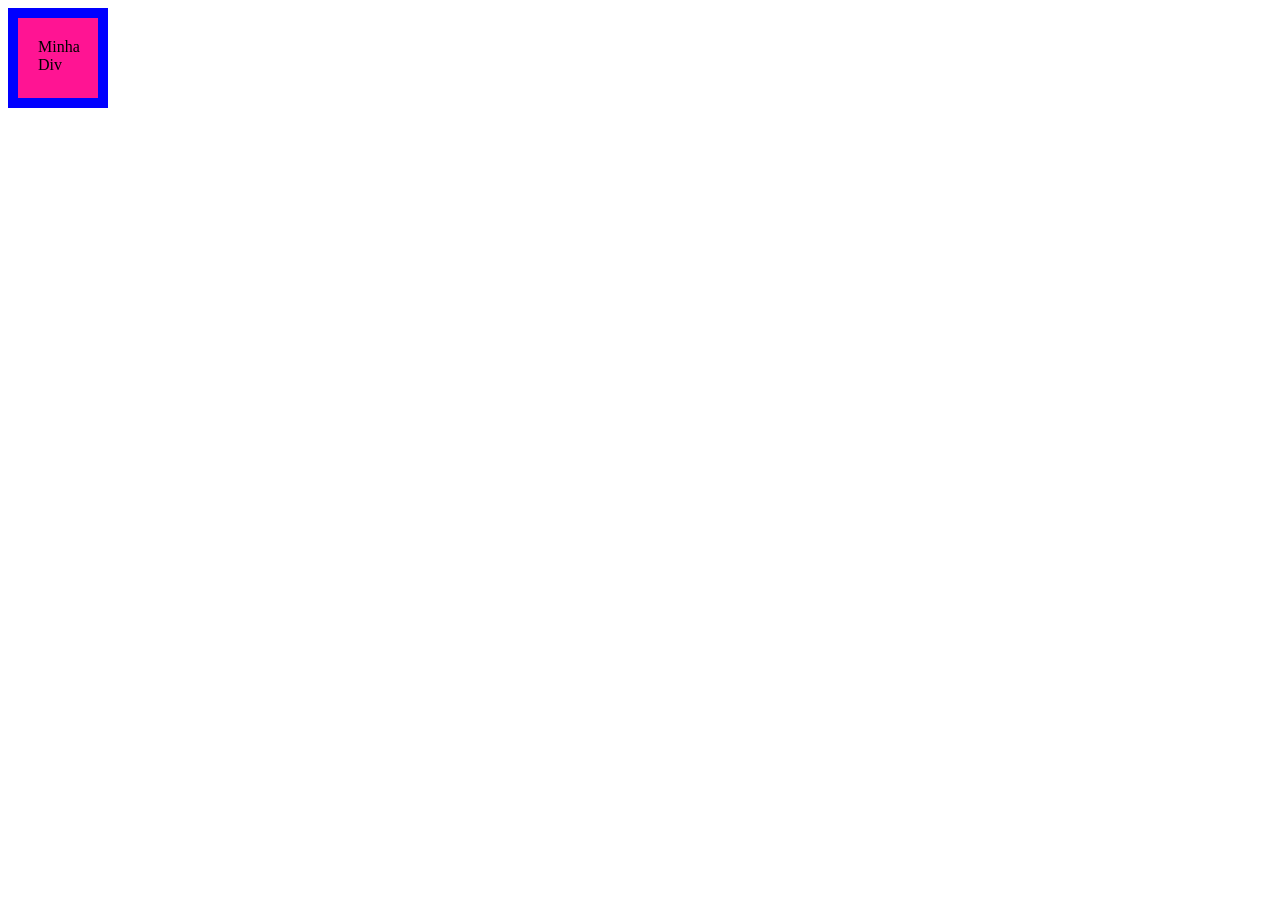
<file: PROJETOS_DEV/BOX-SIZING/index.html>
<!DOCTYPE html>
<html lang="pt-br">
<head>
    <meta charset="UTF-8">
    <meta name="viewport" content="width=device-width, initial-scale=1.0">
    <link  href="./styles.css" rel="stylesheet">
    <title>CSS</title>
</head>
<body>
    <div class="box">
        Minha Div
    </div>
</body>
</html>
</file>
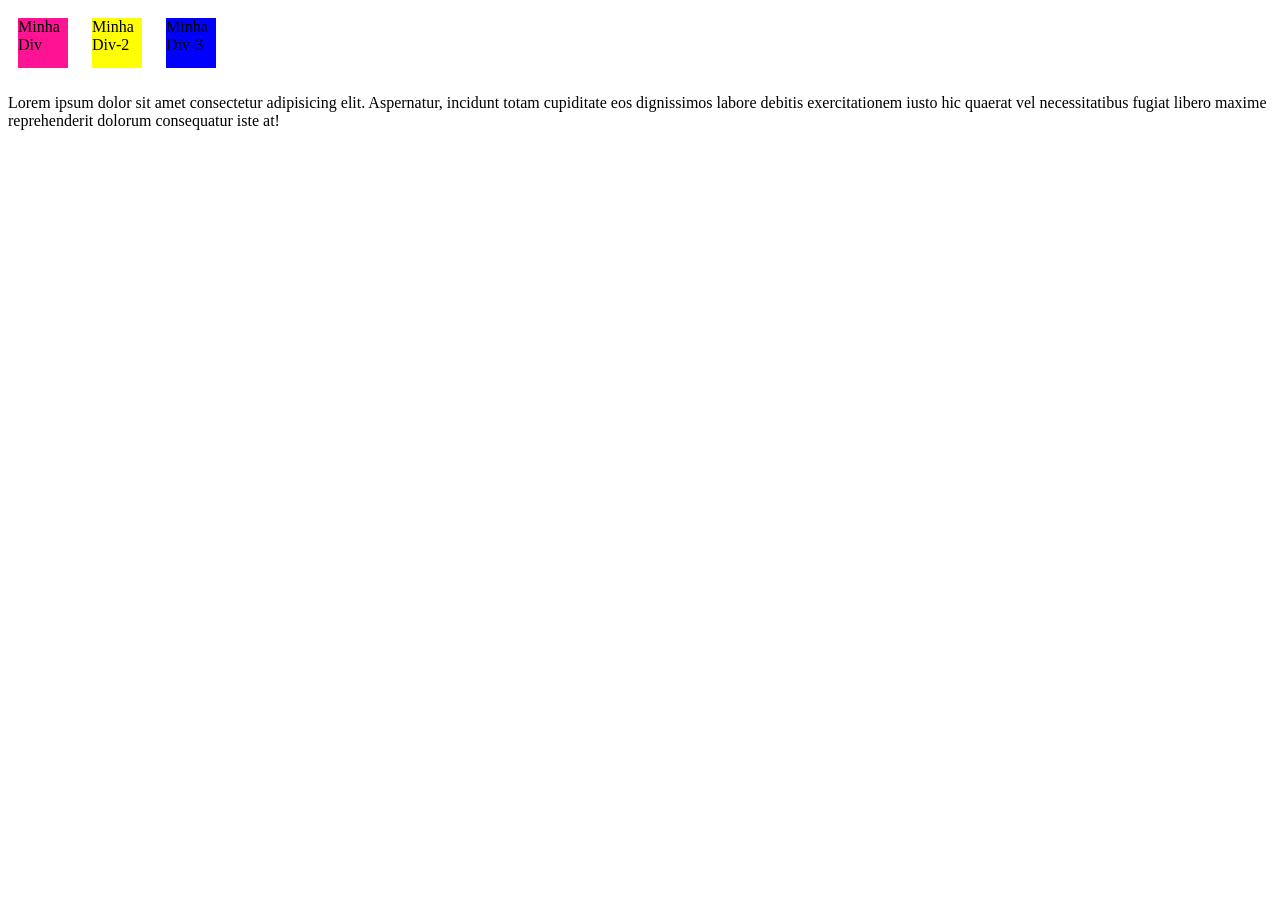
<file: PROJETOS_DEV/DISPLAY/index.html>
<!DOCTYPE html>
<html lang="pt-br">

<head>
    <meta charset="UTF-8">
    <meta name="viewport" content="width=device-width, initial-scale=1.0">
    <link href="./styles.css" rel="stylesheet">
    <title>CSS</title>
</head>

<body>

    <div class="box">
        Minha Div
    </div>

    <div class="box box-2">
        Minha Div-2
    </div>

    <div class="box box-3">
        Minha Div-3
    </div>

    <p>Lorem ipsum dolor sit amet consectetur adipisicing elit. Aspernatur, incidunt totam cupiditate eos dignissimos
        labore debitis exercitationem iusto hic quaerat vel necessitatibus fugiat libero maxime reprehenderit dolorum
        consequatur iste at!
    </p>
</body>

</html>
</file>
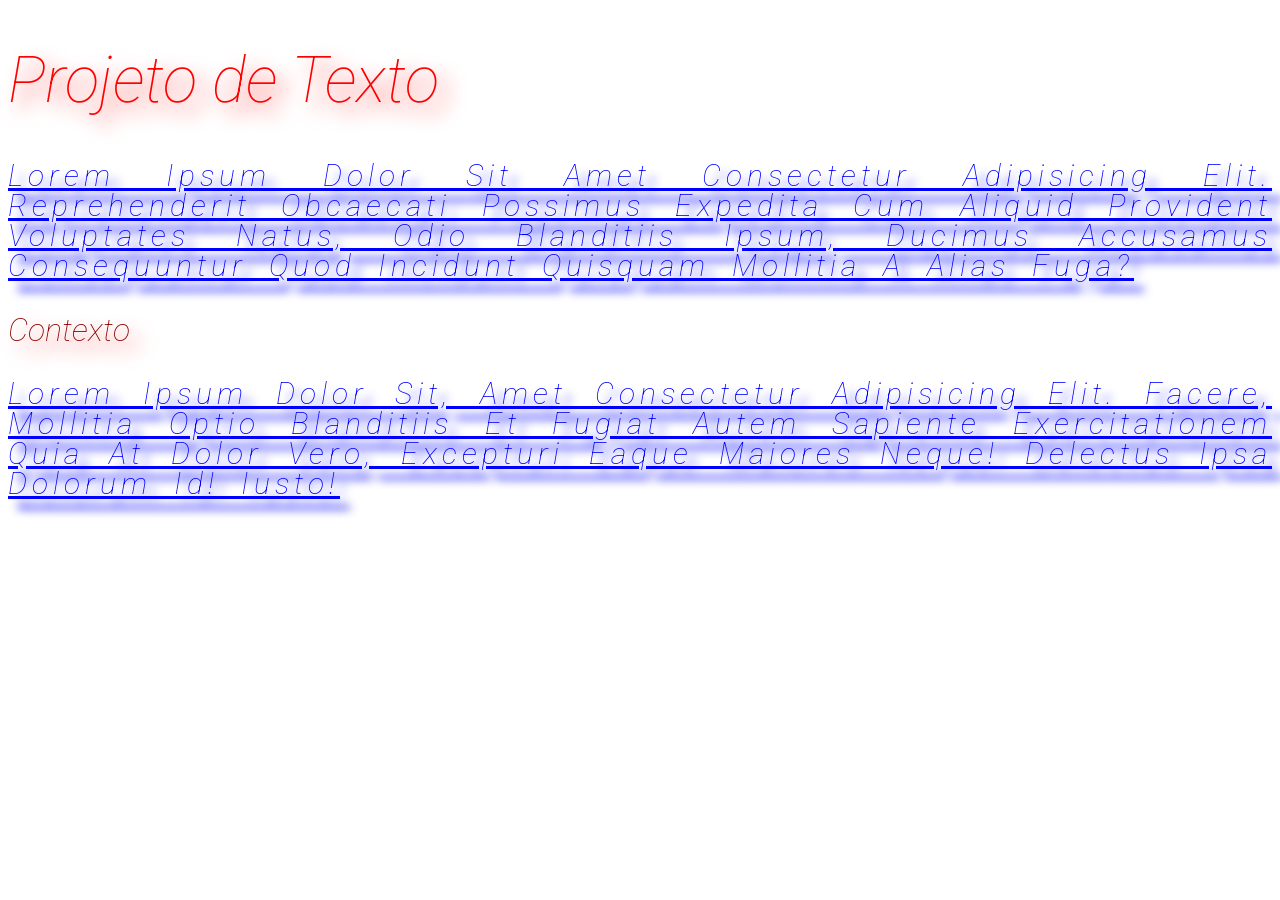
<file: PROJETOS_DEV/PADDING E MARGIN/index.html>
<!DOCTYPE html>
<html lang="pt-br">

<head>
    <meta charset="UTF-8">
    <meta name="viewport" content="width=device-width, initial-scale=1.0" rel="stylesheet">
    <link href="./styles.css" rel="stylesheet">
    <title>Projeto Texto</title>
</head>

<body>
    <h1>Projeto de Texto</h1>
    <p>Lorem ipsum dolor sit amet consectetur adipisicing elit. Reprehenderit obcaecati possimus expedita cum aliquid
        provident voluptates natus, odio blanditiis ipsum, ducimus accusamus consequuntur quod incidunt quisquam
        mollitia a alias fuga?</p>
    <h2>Contexto</h2>
    <p>Lorem ipsum dolor sit, amet consectetur adipisicing elit. Facere, mollitia optio blanditiis et fugiat autem
        sapiente exercitationem quia at dolor vero, excepturi eaque maiores neque! Delectus ipsa dolorum id! Iusto!</p>
</body>

</html>
</file>
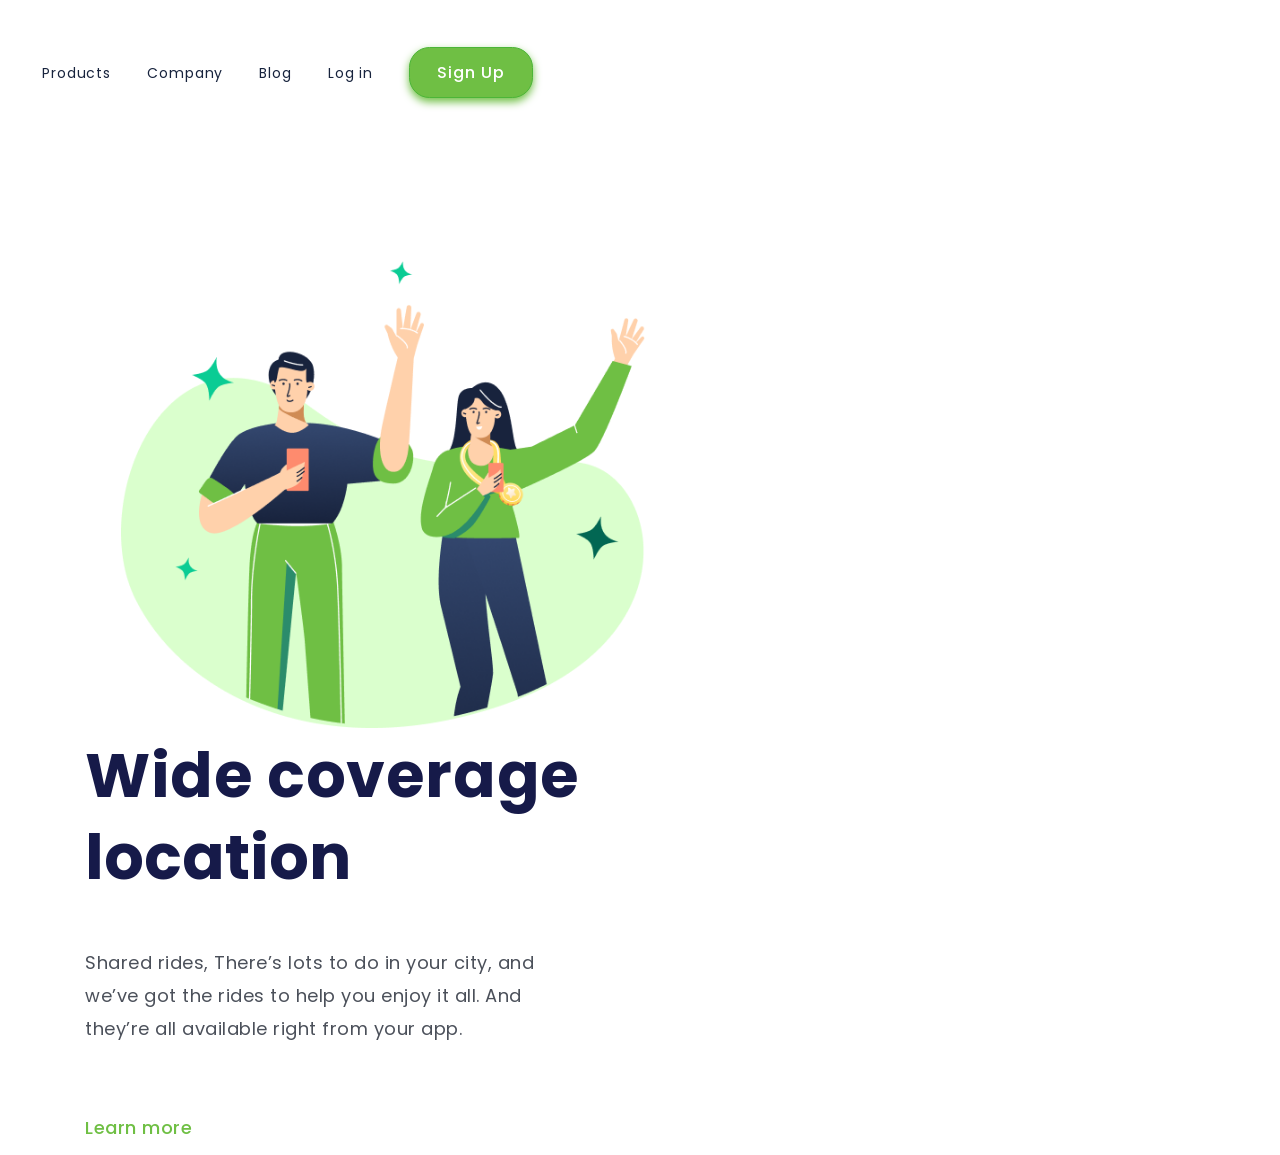
<file: PROJETOS_DEV/PAGINA-DESAFIO_HTML_CSS/index.html>
<!DOCTYPE html>
<html lang="pt-br">

<head>
    <meta charset="UTF-8">
    <meta name="viewport" content="width=device-width, initial-scale=1.0">
    <link href="./styles.css" rel="stylesheet">
    <title>Desafio- 01 - CSS</title>
</head>

<body>

    <header>
        <a  class="link-header">Products</a>
        <a  class="link-header">Company</a>
        <a  class="link-header">Blog</a>
        <a  class="link-header">Log in</a>
        <button class="button-header">Sign Up</button>

    </header>

    <main>
        <img src="./img/img_location.png" alt="img_location" class="imagem-1">

        <section>

            <h1>
                Wide coverage
                </h1>

                <h2>
                    location
                </h2>
            <p>
                Shared rides, There’s lots to do in your city, and we’ve got the rides to help you enjoy it all. And
                they’re all available right from your app.
            </p>

            <a class="link-section">Learn more</a>
            
        </section>
    </main>

</body>

</html>
</file>
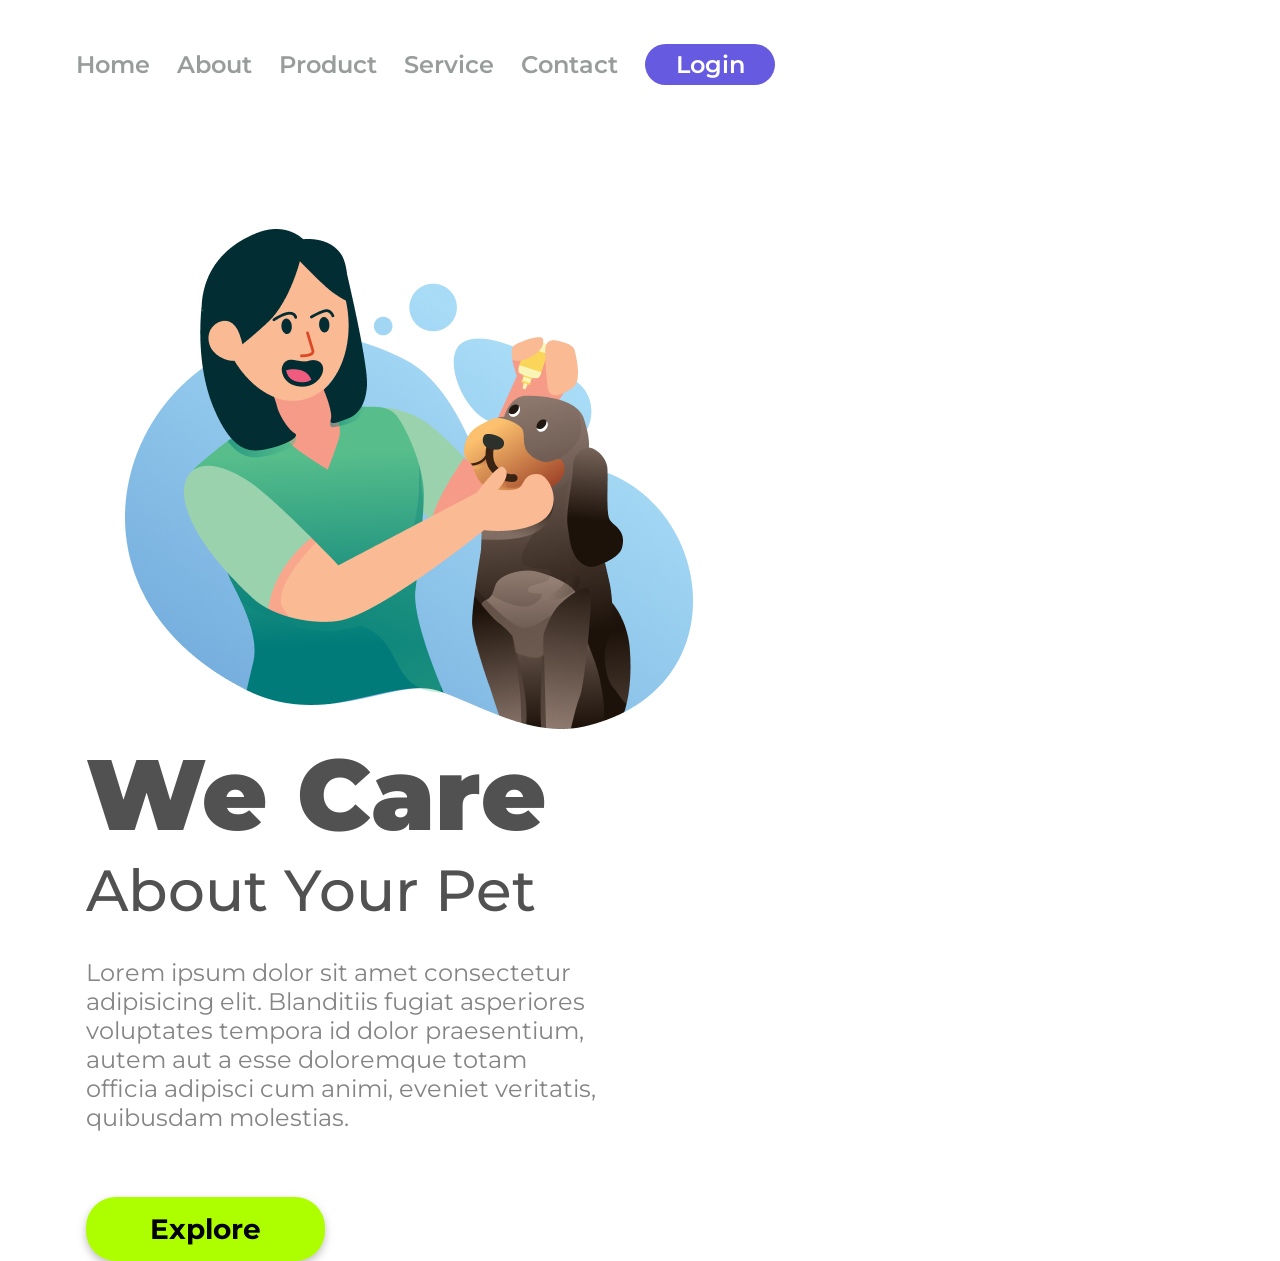
<file: PROJETOS_DEV/PROJETO CSS PT1/index.html>
<!DOCTYPE html>
<html lang="pt-br">

<head>
    <meta charset="UTF-8">
    <meta name="viewport" content="width=device-width, initial-scale=1.0">
    <link rel="stylesheet" href="./styles.css">
    <title>We Care</title>
</head>

<body>

    <header>
        <a class="link-header">Home</a>
        <a class="link-header">About</a>
        <a class="link-header">Product</a>
        <a class="link-header">Service</a>
        <a class="link-header">Contact</a>
        <button class="button-header">Login</button>
    </header>

    <main>
        <img src="./img/We-care_project.png" alt="We-care_project" class="logo-image">

        <section>
        <h1>We Care</h1>
        <h2>About Your Pet</h2>
        <p>Lorem ipsum dolor sit amet consectetur adipisicing elit. Blanditiis fugiat asperiores voluptates tempora id
            dolor
            praesentium, autem aut a esse doloremque totam officia adipisci cum animi, eveniet veritatis, quibusdam
            molestias.</p>
        <button class="button-main">Explore</button>
        </section>
    </main>
    
</body>

</html>
</file>
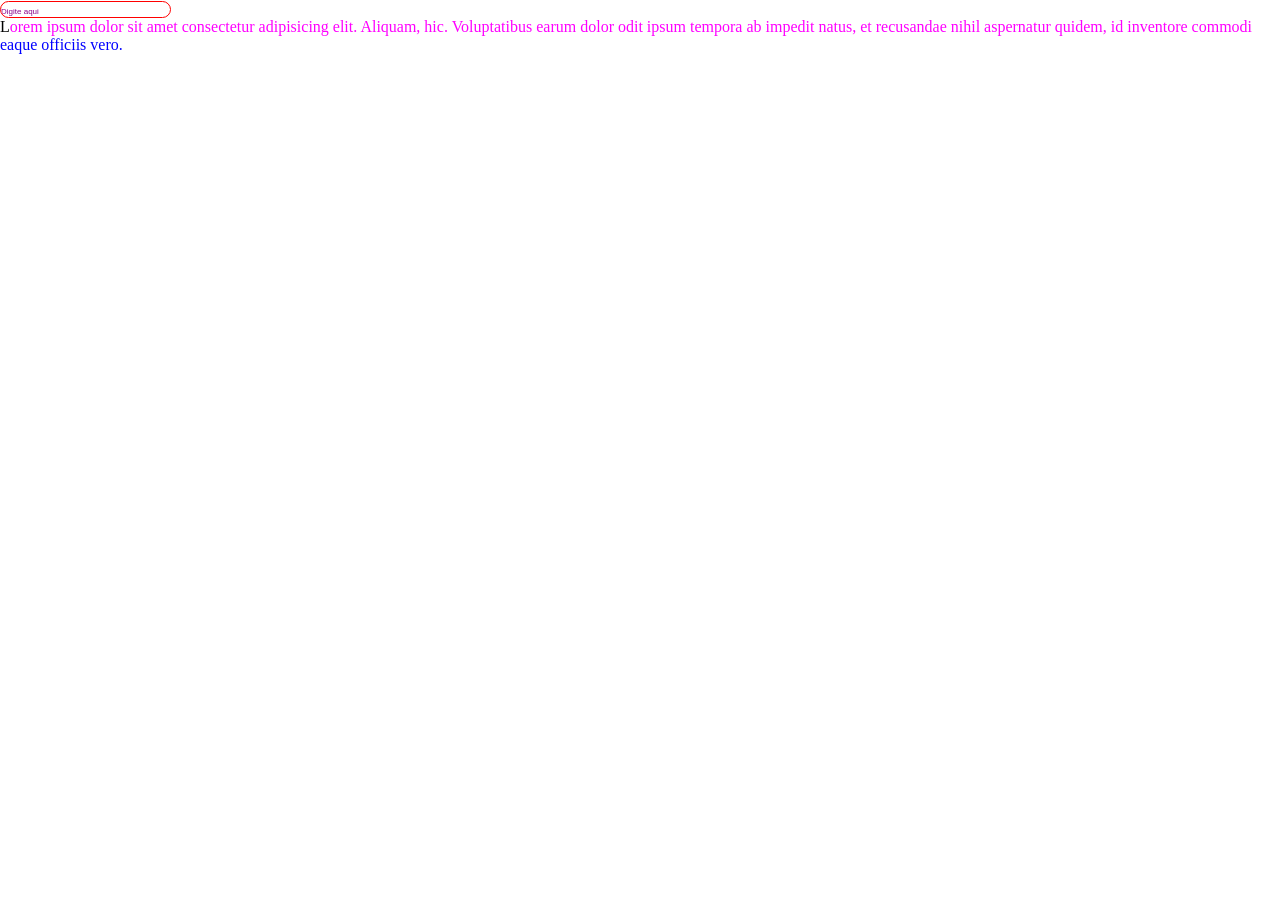
<file: PROJETOS_DEV/PROJETO CSS PT2/PSEUDO ELEMENTOS/index.html>
<!DOCTYPE html>

<html lang="pt-br">

<head>

    <meta charset="UTF-8">
    <meta name="viewport" content="width=device-width, initial-scale=1.0">
    <link rel="stylesheet" href="./styles.css">
    <title>CSS</title>

</head>

<body>

    <input placeholder="Digite aqui">

    <p>Lorem ipsum dolor sit amet consectetur adipisicing elit. Aliquam, hic. Voluptatibus earum dolor odit ipsum tempora ab impedit natus, et recusandae nihil aspernatur quidem, id inventore commodi eaque officiis vero.</p>
    
</body>

</html>
</file>
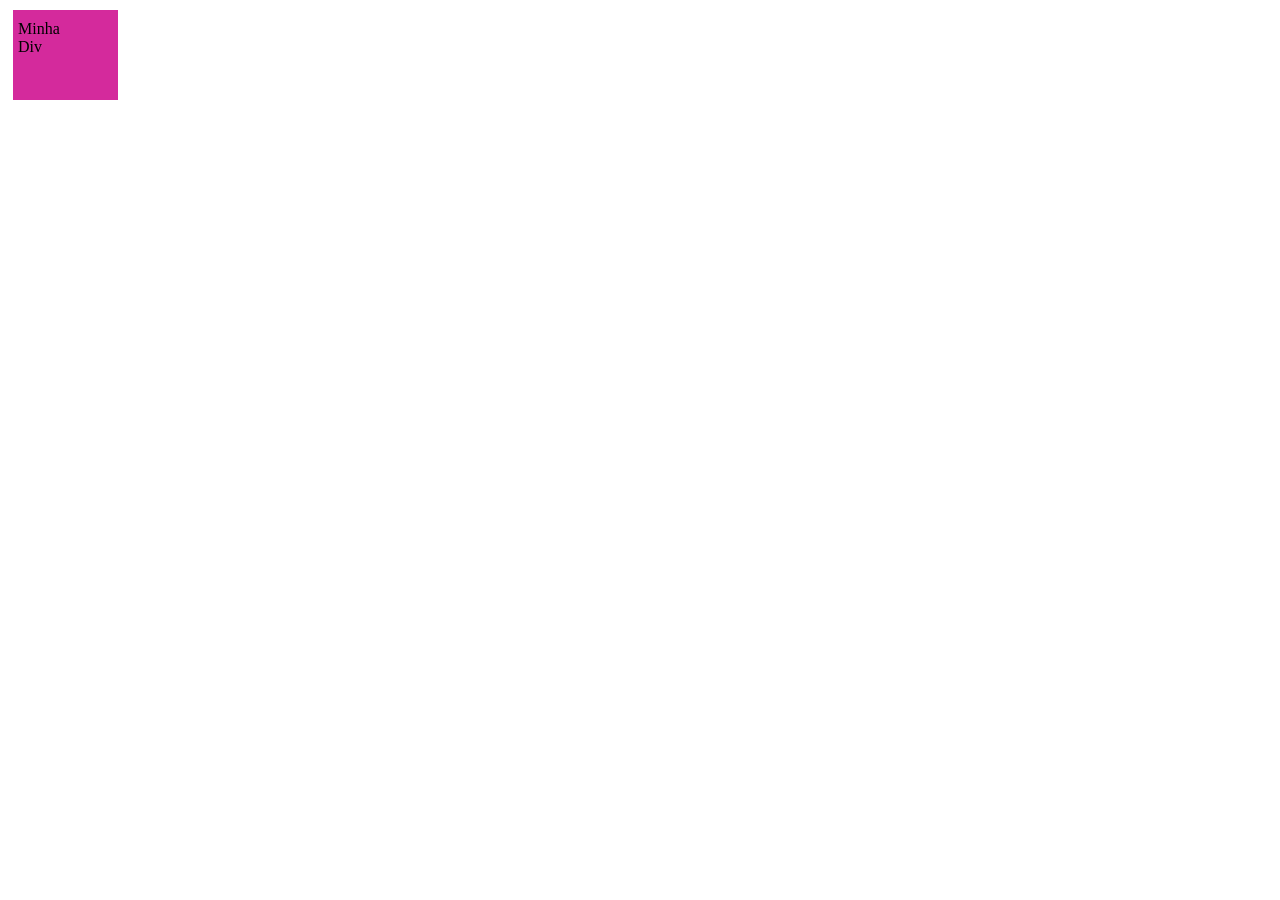
<file: PROJETOS_DEV/PADDING E MARGIN/Padding e Margin.html>
<!DOCTYPE html>
<html lang="en">
<head>
    <meta charset="UTF-8">
    <meta name="viewport" content="width=device-width, initial-scale=1.0">
    <link href="./Padding e MarginEstilos.css" rel="stylesheet">
    <title>Padding e Margin</title>
</head>
<body>
    <div class="box">
        Minha Div 
    </div>
    
</body>
</html>
</file>
<file: PROJETOS_DEV/BOX-SIZING/styles.css>
*{
    box-sizing:border-box;
}

.box {
    width: 100px;
    height: 100px;
    background-color: #ff1493;
    padding: 20px;
    border: 10px solid #00f;
}
</file>
<file: PROJETOS_DEV/DISPLAY/styles.css>
.box {
    background: #ff1395;
    height: 50px;
    width: 50px;
    margin: 10px;
    display: inline-block;
}

.box-2 {
    background: yellow;
}

.box-3 {
    background:blue;
}

.p {
    background: blanchedalmond;
    height: 50px;
    width: 50px;
    margin: 10px;
    display:contents;
}


/*

DISPLAY

-BLOCK
-INLINE
-INLINE-BLOCK

-GRID
-FLEX


-BLOCK
    Vem como padrão: div, section, p, h1, h2, ul, li, article...

    - Ocupa 100% da largura do elemento pai
    - Sempre ocupa toda a sua linha 
    - Altura definida de acordo com o conteúdo
    - Podemos definir height e width
    - Podemos definir valores de margin


- INLINE
    Vem como padrão a, span, b, i ...

    -Elementos em linha
    -Não permite alterar height e width
    -não podemos definir valores de margin
    -Ganha comportamento de uma palavra

- INLINE-BLOCK

    -Elementos em linha, porém com caracterrística do display Block
    -Altura e largura podem ser alteradas.





*/
</file>
<file: PROJETOS_DEV/PADDING E MARGIN/styles.css>
@import url('https://fonts.googleapis.com/css2?family=Roboto:ital,wght@0,100..900;1,100..900&display=swap');


h1{
    color: red; 
    font-size: 64px;
    font-weight: lighter;
    font-family: "Roboto", sans-serif;
    font-style: italic;
    text-shadow: 10px 10px 20px red;
}

p{  
    color:blue; /*troca a cor do texto*/
    font-size:30px; /*troca o tamanho do texto*/
    font-weight: 100; /*troca o peso do texto*/
    font-family: "Roboto", sans-serif; /*troca a fonte do texto do google fonts*/
    font-style: italic; /*troca o estilo do texto*/
    line-height: 30px; /*espaço em linha*/
    letter-spacing: 5px; /*espaço em letras*/
    word-spacing: 10px; /*espaço em palavras*/
    text-align: justify; /*formata o texto*/
    text-transform: capitalize; /*transforma*/
    text-decoration: underline; /*decora o texto*/
    text-shadow: 10px 10px 10px blue; /*coloca sombra cima baixo lateral e cor*/
}

h2{
    color:darkred;
    font-size:32px;
    font-weight: 100;
    font-family: "Roboto", sans-serif;
    font-style: italic;
    text-shadow: 10px 10px 20px red;
}
</file>
<file: PROJETOS_DEV/PAGINA-DESAFIO_HTML_CSS/styles.css>
@import url('https://fonts.googleapis.com/css2?family=Poppins:wght@400;500;700&display=swap');


*{
    font-family: "Poppins", sans-serif;
    margin: 0;
    padding: 0;
    box-sizing: border-box;
}

header {
    margin-top: 47px;
    margin-left: 42px;
}

.link-header {
    font-weight:400;
    font-size: 14px;
    line-height: 29px;
    color: rgba(23, 35, 61, 1);
    cursor: pointer;
    margin-right: 32px;
    letter-spacing: 0.885px;
}

.button-header {
    font-weight: 500;
    font-size: 16px;
    line-height: 24px;
    color: rgba(255, 255, 255, 1);
    background: rgba(111, 191, 68, 1);
    border-radius: 20.5px;
    border: 1px solid #4cb538;
    width: 124px;
    height: 51px;
    cursor: pointer;
    letter-spacing: 1px;
    filter: drop-shadow( 0px 4px 4px rgba(111, 191, 68, 1) ) ;
}

.imagem-1 {
    width: 534px;
    height: 467px ;
    margin-left: 121px;
    margin-top: 163px;
    display: inline-block;
}

section {
    display: inline-block;
    margin-left: 85px;
}   

h1 {
    font-weight: 700;
    font-size: 62px;
    line-height: 82px;
    letter-spacing: 0.6px;
    color: rgba(22, 26, 73, 1);
}

h2 {
    font-weight: 700;
    font-size: 62px;
    line-height: 82px;
    color: rgba(22, 26, 73, 1);
}

p {
    font-weight:400 ;
    font-size: 18px;
    line-height: 33px;
    letter-spacing: 0.5px;
    color:rgba(75, 80, 90, 1);
    width: 493px ;
    margin-top: 47px ;
    margin-bottom: 55px;

}

.link-section {
    font-weight: 500;
    font-size: 18px;
    line-height: 55px;
    letter-spacing: 0.5px;
    color: rgba(111, 191, 68, 1);
    cursor: pointer;
    margin-right: 527px;
}
</file>
<file: PROJETOS_DEV/PROJETO CSS PT1/styles.css>
@import url('https://fonts.googleapis.com/css2?family=Montserrat:ital,wght@0,600;1,600&display=swap');
@import url('https://fonts.googleapis.com/css2?family=Montserrat:ital,wght@0,900;1,900&display=swap');
@import url('https://fonts.googleapis.com/css2?family=Montserrat:ital,wght@0,500;1,500&display=swap');
@import url('https://fonts.googleapis.com/css2?family=Montserrat:ital@0;1&display=swap');
@import url('https://fonts.googleapis.com/css2?family=Montserrat:ital,wght@0,700;1,700&display=swap');

*{
    font-family:  "Montserrat", sans-serif;
    margin: 0;
    padding: 0;
    box-sizing: border-box;
}

header {
    margin: 44px 0 144px 76px;
}

.link-header {
    font-weight: 600;
    font-size: 24px;
    line-height: 29px;
    color: #989d9c;
    cursor: pointer;
    margin-right: 23px;
}

.button-header {
    background: #665ae1;
    border-radius: 20.5px;
    width: 130px;
    height: 41px;
    border: none;
    font-weight:600;
    font-size: 24px;
    line-height: 29px;
    color: #ffffff;
    cursor: pointer;
}

.logo-image {
    width: 568px;
    height: 500px; 
    margin-left: 125px;
    display: inline-block;
}

section {
    display: inline-block;
    margin-left: 86px;
}

h1 {
    font-weight: 900;
    font-size: 100px;
    line-height: 122px;
    color: #515151;
}

h2{
    font-weight: 500;
    font-size: 58px;
    line-height: 71px;
    color: #515151;
}

p {
    font-weight: 400;
    font-size: 24px;
    line-height: 29px;
    color: #848484;
    width: 515px;
    margin-top: 32px;
    margin-bottom: 65px;
}

.button-main {
    background: #adff00;
    border-radius: 30px;
    width: 239px;
    height: 64px;
    border: none;
    cursor: pointer;
    filter: drop-shadow(0px 4px 4px rgba(0,0,0,0.25));
    font-weight: 700;
    font-size: 28px;
    line-height: 34px;
    color: #000000;
}
</file>
<file: PROJETOS_DEV/PROJETO CSS PT2/PSEUDO ELEMENTOS/styles.css>
/* PSEUDOS ELEMENTOS */

*{
    margin: 0;
    padding: 0;
    box-sizing: border-box;    
}

input {
    border: 1px solid red;
    color: blue;
    border-radius: 10px;
}

input::placeholder {
    color: darkmagenta;
    font-size: 8px;
}

p {
    color: blue;
}

p::first-letter {
    color: black;
}

p::first-line {
    color: magenta;
}
</file>
<file: PROJETOS_DEV/PADDING E MARGIN/Padding e MarginEstilos.css>
.box {
    width: 50px;
    height: 50px;
    background: rgb(212, 42, 156);
    
    
    margin: 10px 50px 30px 5px;

    padding: 10px 50px 30px 5px;
    
}
</file>
